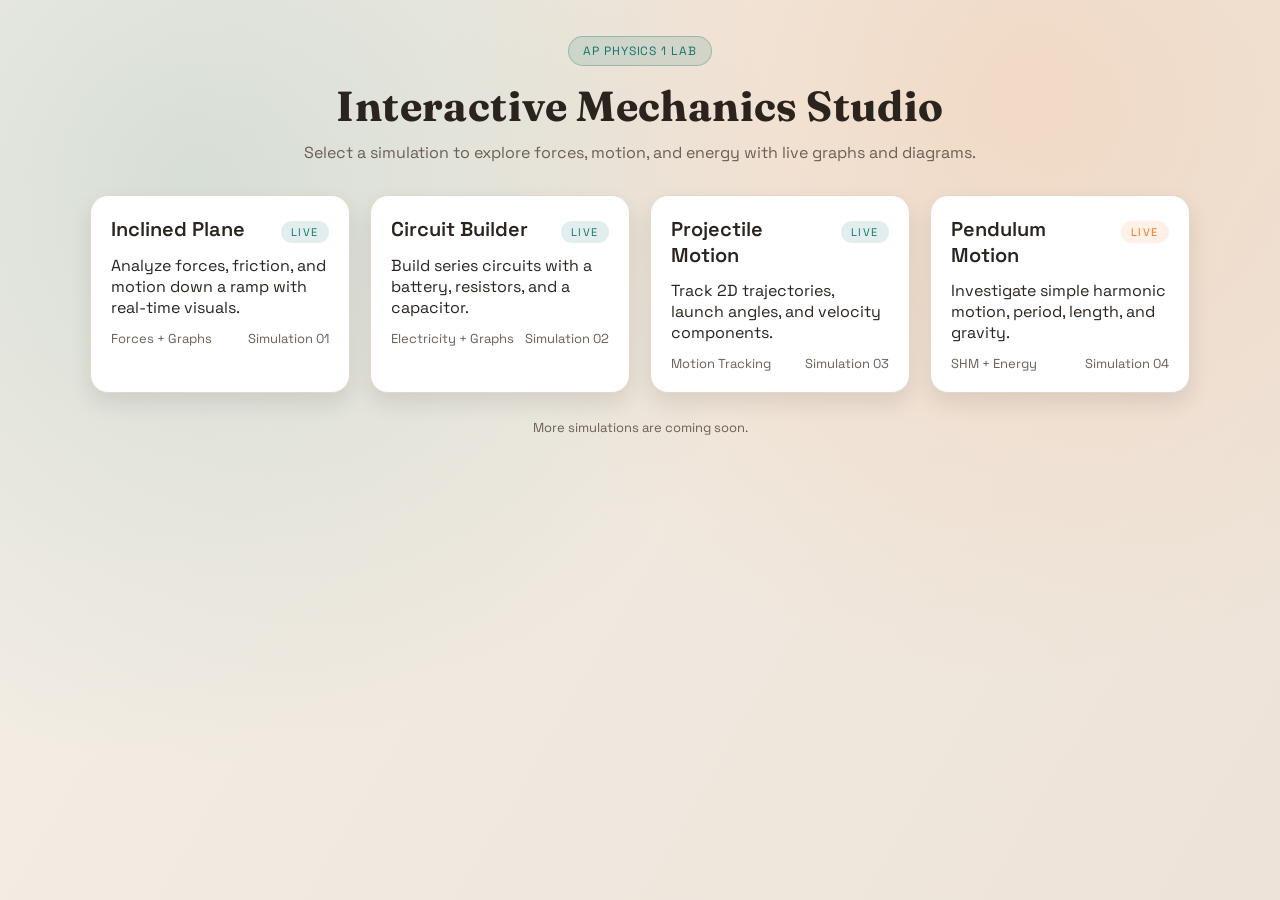
<file: index.html>
<!DOCTYPE html>
<html lang="en">
<head>
    <meta charset="UTF-8">
    <meta name="viewport" content="width=device-width, initial-scale=1.0">
    <title>Physics Sim Lab</title>
    <link rel="preconnect" href="https://fonts.googleapis.com">
    <link rel="preconnect" href="https://fonts.gstatic.com" crossorigin>
    <link href="https://fonts.googleapis.com/css2?family=Fraunces:wght@600;700&family=Space+Grotesk:wght@400;500;600&display=swap" rel="stylesheet">
    <link rel="stylesheet" href="menu.css">
</head>
<body>
    <header class="menu-hero">
        <span class="menu-hero__badge">AP Physics 1 Lab</span>
        <h1>Interactive Mechanics Studio</h1>
        <p>Select a simulation to explore forces, motion, and energy with live graphs and diagrams.</p>
    </header>

    <main class="menu-grid">
        <a class="menu-card" href="inclined-plane.html">
            <div class="menu-card__header">
                <h2>Inclined Plane</h2>
                <span class="menu-card__tag">Live</span>
            </div>
            <p>Analyze forces, friction, and motion down a ramp with real-time visuals.</p>
            <div class="menu-card__meta">
                <span>Forces + Graphs</span>
                <span>Simulation 01</span>
            </div>
        </a>

        <a class="menu-card" href="circuit-builder.html">
            <div class="menu-card__header">
                <h2>Circuit Builder</h2>
                <span class="menu-card__tag">Live</span>
            </div>
            <p>Build series circuits with a battery, resistors, and a capacitor.</p>
            <div class="menu-card__meta">
                <span>Electricity + Graphs</span>
                <span>Simulation 02</span>
            </div>
        </a>

        <a class="menu-card" href="2d-motion.html">
            <div class="menu-card__header">
                <h2>Projectile Motion</h2>
                <span class="menu-card__tag">Live</span>
            </div>
            <p>Track 2D trajectories, launch angles, and velocity components.</p>
            <div class="menu-card__meta">
                <span>Motion Tracking</span>
                <span>Simulation 03</span>
            </div>
        </a>

        <a class="menu-card" href="pendulum.html">
            <div class="menu-card__header">
                <h2>Pendulum Motion</h2>
                <span class="menu-card__tag">Live</span>
            </div>
            <p>Investigate simple harmonic motion, period, length, and gravity.</p>
            <div class="menu-card__meta">
                <span>SHM + Energy</span>
                <span>Simulation 04</span>
            </div>
        </a>
    </main>

    <footer class="menu-footer">More simulations are coming soon.</footer>
</body>
</html>
</file>
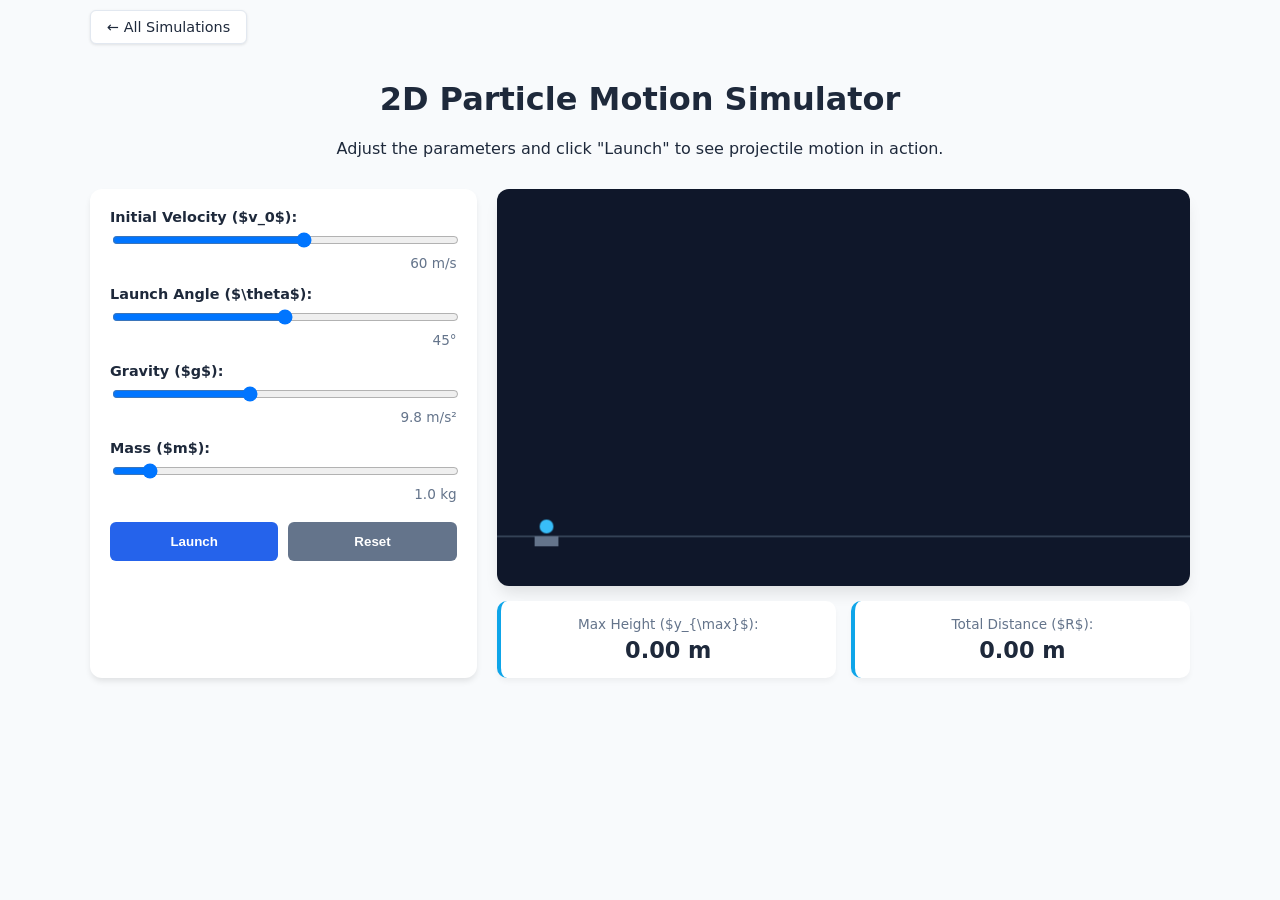
<file: 2d-motion.html>
<!DOCTYPE html>
<html lang="en">
<head>
    <meta charset="UTF-8">
    <meta name="viewport" content="width=device-width, initial-scale=1.0">
    <title>2D Particle Motion Demonstration</title>
    <link rel="stylesheet" href="2d-motion.css">
</head>
<body>

    <div class="nav-header">
        <a href="index.html" class="nav-btn">← All Simulations</a>
    </div>

    <h1>2D Particle Motion Simulator</h1>
    <p>Adjust the parameters and click "Launch" to see projectile motion in action.</p>

    <div class="container">
        <div class="controls">
            <div class="control-group">
                <label for="velocity">Initial Velocity ($v_0$):</label>
                <input type="range" id="velocity" min="10" max="100" value="60">
                <div class="value-display" id="v-val">60 m/s</div>
            </div>

            <div class="control-group">
                <label for="angle">Launch Angle ($\theta$):</label>
                <input type="range" id="angle" min="0" max="90" value="45">
                <div class="value-display" id="angle-val">45°</div>
            </div>

            <div class="control-group">
                <label for="gravity">Gravity ($g$):</label>
                <input type="range" id="gravity" min="0" max="25" step="0.1" value="9.8">
                <div class="value-display" id="g-val">9.8 m/s²</div>
            </div>

            <div class="control-group">
                <label for="mass">Mass ($m$):</label>
                <input type="range" id="mass" min="0.1" max="10" step="0.1" value="1.0">
                <div class="value-display" id="mass-val">1.0 kg</div>
            </div>

            <div class="button-group">
                <button id="launchBtn">Launch</button>
                <button id="resetBtn" class="secondary-btn">Reset</button>
            </div>
        </div>

        <div class="sim-space">
            <canvas id="simCanvas" width="700" height="400"></canvas>
            
            <div class="metrics-panel">
                <div class="metric-box">
                    <span class="metric-label">Max Height ($y_{\max}$):</span>
                    <span id="maxHeightVal" class="metric-num">0.00 m</span>
                </div>
                <div class="metric-box">
                    <span class="metric-label">Total Distance ($R$):</span>
                    <span id="distanceVal" class="metric-num">0.00 m</span>
                </div>
            </div>
        </div>
    </div>

    <script src="2d-motion.js"></script>
</body>
</html>
</file>
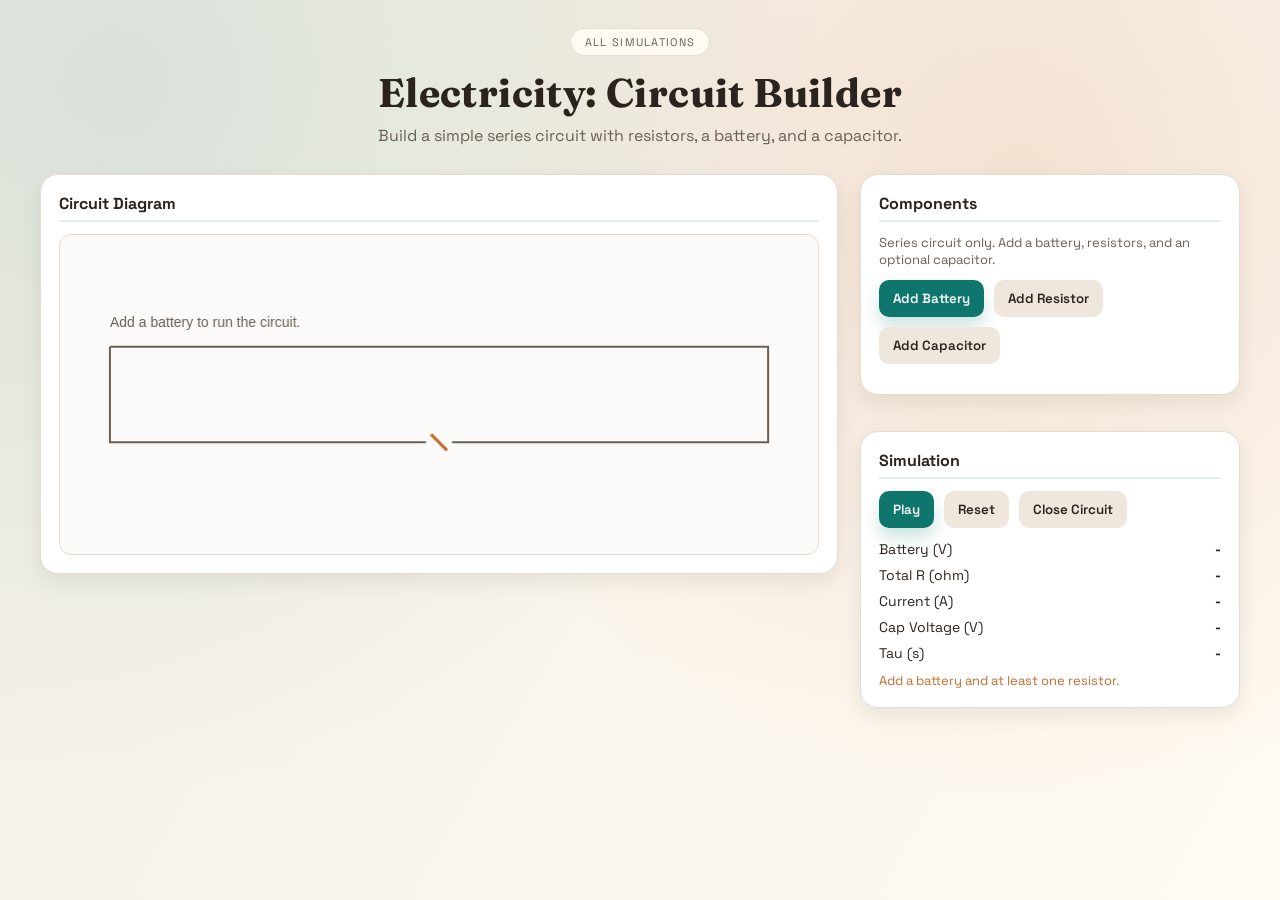
<file: circuit-builder.html>
<!DOCTYPE html>
<html lang="en">
<head>
    <meta charset="UTF-8">
    <meta name="viewport" content="width=device-width, initial-scale=1.0">
    <title>Physics Sim Lab: Circuit Builder</title>
    <link rel="preconnect" href="https://fonts.googleapis.com">
    <link rel="preconnect" href="https://fonts.gstatic.com" crossorigin>
    <link href="https://fonts.googleapis.com/css2?family=Fraunces:wght@600;700&family=Space+Grotesk:wght@400;500;600&display=swap" rel="stylesheet">
    <link rel="stylesheet" href="circuit-builder.css">
</head>
<body>
    <header class="app-header">
        <a class="menu-link" href="index.html">All simulations</a>
        <h1>Electricity: Circuit Builder</h1>
        <p>Build a simple series circuit with resistors, a battery, and a capacitor.</p>
    </header>

    <main class="app-shell">
        <section class="visuals-panel">
            <div class="panel">
                <h2>Circuit Diagram</h2>
                <canvas id="circuitCanvas" width="620" height="260"></canvas>
            </div>
        </section>

        <section class="controls-panel">
            <div class="panel">
                <h2>Components</h2>
                <p class="muted">Series circuit only. Add a battery, resistors, and an optional capacitor.</p>
                <div class="button-row">
                    <button id="addBattery" class="btn primary">Add Battery</button>
                    <button id="addResistor" class="btn secondary">Add Resistor</button>
                    <button id="addCapacitor" class="btn secondary">Add Capacitor</button>
                </div>
                <div id="componentList" class="component-list"></div>
            </div>

            <div class="panel">
                <h2>Simulation</h2>
                <div class="button-row">
                    <button id="playPauseBtn" class="btn primary">Play</button>
                    <button id="resetBtn" class="btn secondary">Reset</button>
                    <button id="toggleSwitchBtn" class="btn secondary">Close Circuit</button>
                </div>
                <div class="readout">
                    <div class="readout-row"><span>Battery (V)</span><strong id="readoutV">-</strong></div>
                    <div class="readout-row"><span>Total R (ohm)</span><strong id="readoutR">-</strong></div>
                    <div class="readout-row"><span>Current (A)</span><strong id="readoutI">-</strong></div>
                    <div class="readout-row"><span>Cap Voltage (V)</span><strong id="readoutVc">-</strong></div>
                    <div class="readout-row"><span>Tau (s)</span><strong id="readoutTau">-</strong></div>
                </div>
                <p id="statusText" class="status">Add a battery and at least one resistor.</p>
            </div>
        </section>
    </main>

    <script src="circuit-builder.js"></script>
</body>
</html>
</file>
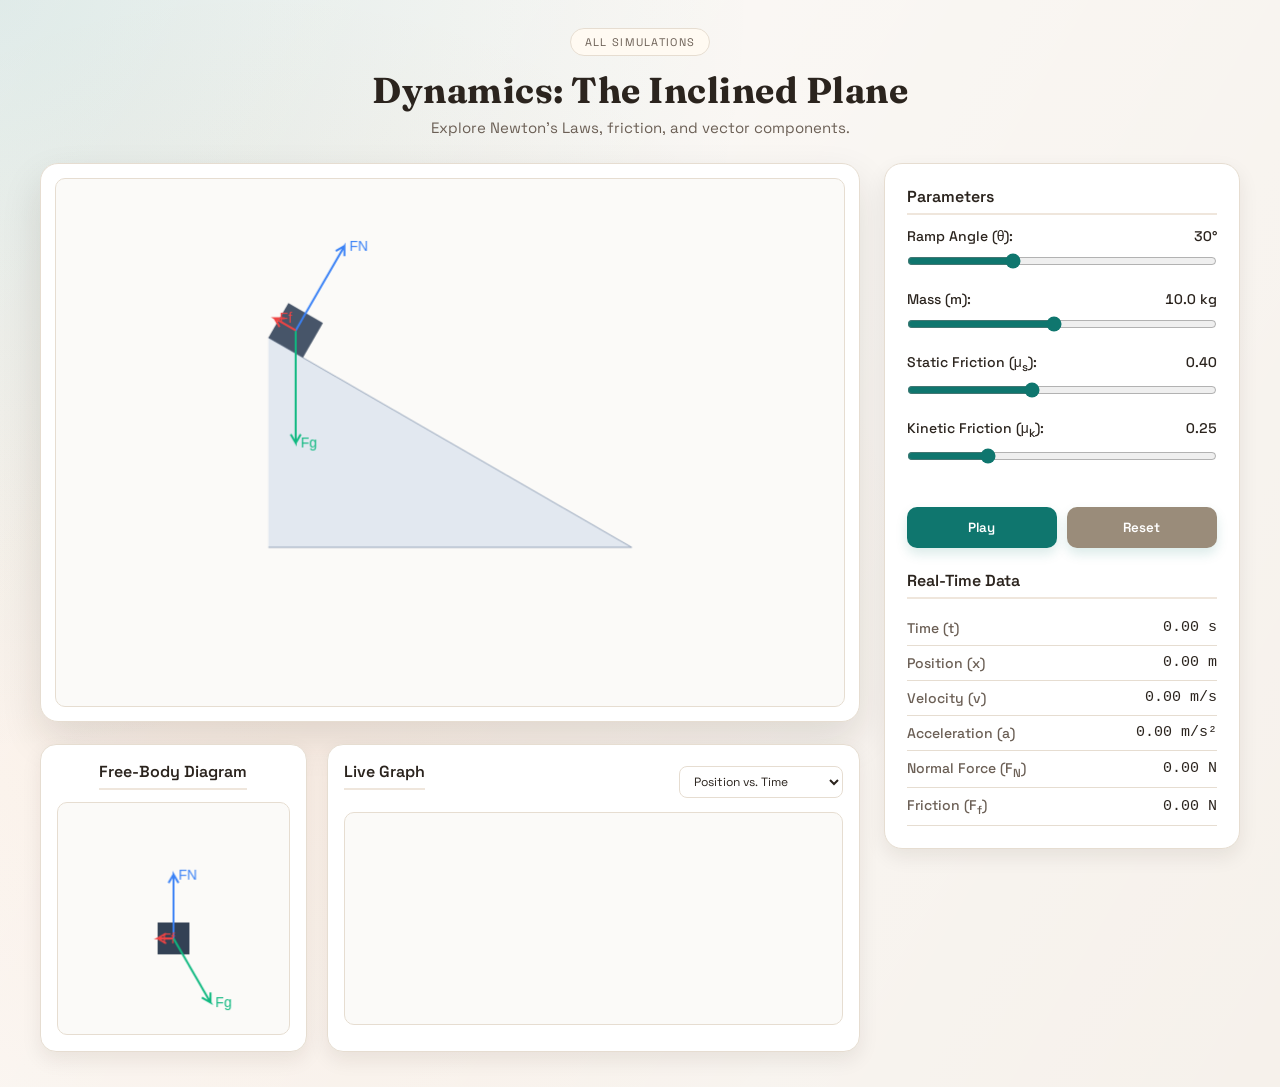
<file: inclined-plane.html>
<!DOCTYPE html>
<html lang="en">
<head>
    <meta charset="UTF-8">
    <meta name="viewport" content="width=device-width, initial-scale=1.0">
    <title>AP Physics 1: The Inclined Plane</title>
    <link rel="preconnect" href="https://fonts.googleapis.com">
    <link rel="preconnect" href="https://fonts.gstatic.com" crossorigin>
    <link href="https://fonts.googleapis.com/css2?family=Fraunces:wght@600;700&family=Space+Grotesk:wght@400;500;600&display=swap" rel="stylesheet">
    <link rel="stylesheet" href="inclined-plane.css">
</head>
<body>
    <header class="app-header panel-animate delay-1">
        <a class="menu-link" href="index.html">All simulations</a>
        <h1>Dynamics: The Inclined Plane</h1>
        <p>Explore Newton's Laws, friction, and vector components.</p>
    </header>

    <main class="app-container">
        <section class="visuals-panel">
            <div class="canvas-container panel-animate delay-1">
                <canvas id="simCanvas" width="600" height="400"></canvas>
            </div>
            
            <div class="bottom-visuals">
                <div class="fbd-container panel-animate delay-2">
                    <h3>Free-Body Diagram</h3>
                    <canvas id="fbdCanvas" width="200" height="200"></canvas>
                </div>
                <div class="graph-container panel-animate delay-3">
                    <div class="graph-header">
                        <h3>Live Graph</h3>
                        <select id="graphSelect">
                            <option value="position">Position vs. Time</option>
                            <option value="velocity">Velocity vs. Time</option>
                            <option value="acceleration">Acceleration vs. Time</option>
                        </select>
                    </div>
                    <canvas id="graphCanvas" width="380" height="160"></canvas>
                </div>
            </div>
        </section>

        <section class="controls-panel panel-animate delay-2">
            <div class="control-group">
                <h3>Parameters</h3>
                
                <div class="slider-container">
                    <label for="angle">
                        <span class="label-text">Ramp Angle (&theta;):</span>
                        <span id="angleVal" class="label-value">30</span>
                    </label>
                    <input type="range" id="angle" min="0" max="90" step="1" value="30">
                </div>

                <div class="slider-container">
                    <label for="mass">
                        <span class="label-text">Mass (m):</span>
                        <span id="massVal" class="label-value">10.0</span>
                    </label>
                    <input type="range" id="mass" min="1" max="20" step="0.1" value="10">
                </div>

                <div class="slider-container">
                    <label for="mus">
                        <span class="label-text">Static Friction (&mu;<sub>s</sub>):</span>
                        <span id="musVal" class="label-value">0.40</span>
                    </label>
                    <input type="range" id="mus" min="0" max="1" step="0.01" value="0.4">
                </div>

                <div class="slider-container">
                    <label for="muk">
                        <span class="label-text">Kinetic Friction (&mu;<sub>k</sub>):</span>
                        <span id="mukVal" class="label-value">0.25</span>
                    </label>
                    <input type="range" id="muk" min="0" max="1" step="0.01" value="0.25">
                </div>
            </div>

            <div class="button-group">
                <button id="playPauseBtn" class="btn primary">Play</button>
                <button id="resetBtn" class="btn secondary">Reset</button>
            </div>

            <div class="data-readout">
                <h3>Real-Time Data</h3>
                <table class="data-table">
                    <tr><th>Time (t)</th><td id="data-t">0.00 s</td></tr>
                    <tr><th>Position (x)</th><td id="data-x">0.00 m</td></tr>
                    <tr><th>Velocity (v)</th><td id="data-v">0.00 m/s</td></tr>
                    <tr><th>Acceleration (a)</th><td id="data-a">0.00 m/s&sup2;</td></tr>
                    <tr><th>Normal Force (F<sub>N</sub>)</th><td id="data-fn">0.00 N</td></tr>
                    <tr><th>Friction (F<sub>f</sub>)</th><td id="data-ff">0.00 N</td></tr>
                </table>
            </div>
        </section>
    </main>

    <script src="inclined-plane.js"></script>
</body>
</html>
</file>
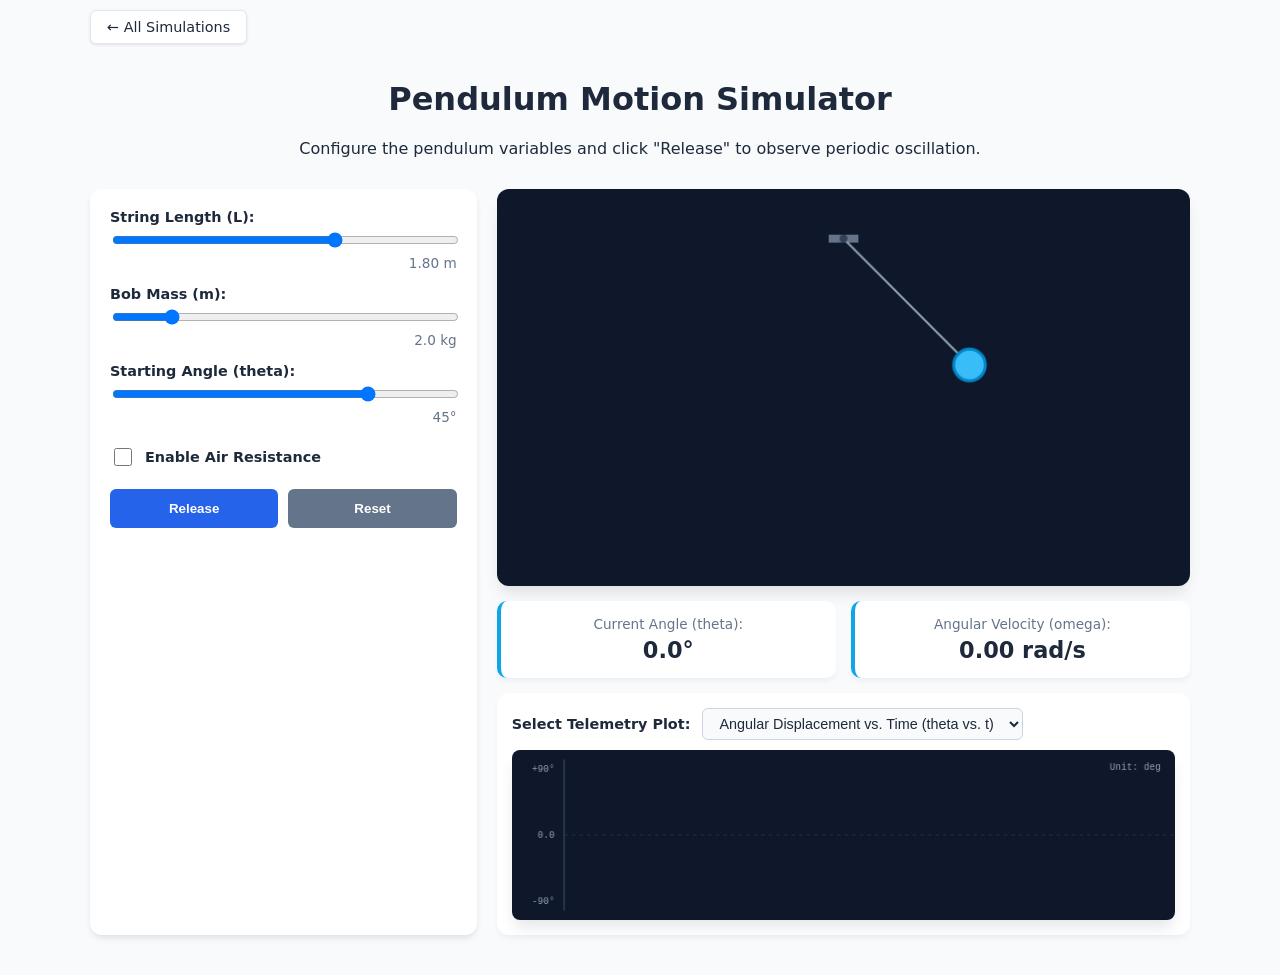
<file: pendulum.html>
<!DOCTYPE html>
<html lang="en">
<head>
    <meta charset="UTF-8">
    <meta name="viewport" content="width=device-width, initial-scale=1.0">
    <title>Pendulum Motion Simulator</title>
    <link rel="stylesheet" href="pendulum.css">
</head>
<body>

    <div class="nav-header">
        <a href="index.html" class="nav-btn">← All Simulations</a>
    </div>

    <h1>Pendulum Motion Simulator</h1>
    <p>Configure the pendulum variables and click "Release" to observe periodic oscillation.</p>

    <div class="container">
        <div class="controls">
            <div class="control-group">
                <label for="length">String Length (L):</label>
                <input type="range" id="length" min="50" max="250" value="180">
                <div class="value-display" id="length-val">1.80 m</div>
            </div>

            <div class="control-group">
                <label for="mass">Bob Mass (m):</label>
                <input type="range" id="mass" min="0.5" max="10" step="0.1" value="2.0">
                <div class="value-display" id="mass-val">2.0 kg</div>
            </div>

            <div class="control-group">
                <label for="angle">Starting Angle (theta):</label>
                <input type="range" id="angle" min="-90" max="90" value="45">
                <div class="value-display" id="angle-val">45°</div>
            </div>

            <div class="control-group checkbox-group">
                <input type="checkbox" id="dragToggle">
                <label for="dragToggle">Enable Air Resistance</label>
            </div>

            <div class="button-group">
                <button id="launchBtn">Release</button>
                <button id="pauseBtn" class="secondary-btn" style="display: none;">Pause</button>
                <button id="resetBtn" class="secondary-btn">Reset</button>
            </div>
        </div>

        <div class="sim-space">
            <canvas id="simCanvas" width="700" height="400"></canvas>
            
            <div class="metrics-panel">
                <div class="metric-box">
                    <span class="metric-label">Current Angle (theta):</span>
                    <span id="currentAngleVal" class="metric-num">0.0°</span>
                </div>
                <div class="metric-box">
                    <span class="metric-label">Angular Velocity (omega):</span>
                    <span id="angVelVal" class="metric-num">0.00 rad/s</span>
                </div>
            </div>

            <div class="graph-container">
                <div class="graph-controls">
                    <label for="graphType">Select Telemetry Plot:</label>
                    <select id="graphType">
                        <option value="displacement">Angular Displacement vs. Time (theta vs. t)</option>
                        <option value="velocity">Angular Velocity vs. Time (omega vs. t)</option>
                        <option value="acceleration">Angular Acceleration vs. Time (alpha vs. t)</option>
                    </select>
                </div>
                <canvas id="graphCanvas" width="700" height="180"></canvas>
            </div>
        </div>
    </div>

    <script src="pendulum.js"></script>
</body>
</html>
</file>
<file: menu.css>
:root {
    --bg: #f4efe7;
    --bg-accent: #ede3d8;
    --card: #ffffff;
    --card-border: #e3d7c9;
    --text: #2b241e;
    --muted: #6b5f55;
    --accent: #0f766e;
    --accent-2: #f97316;
    --shadow: 0 20px 45px rgba(34, 24, 16, 0.14);
    --shadow-soft: 0 10px 22px rgba(34, 24, 16, 0.1);
    --font-body: "Space Grotesk", -apple-system, BlinkMacSystemFont, "Segoe UI", sans-serif;
    --font-display: "Fraunces", "Times New Roman", serif;
}

* {
    box-sizing: border-box;
    margin: 0;
    padding: 0;
    font-family: var(--font-body);
}

body {
    background: radial-gradient(circle at 15% 20%, rgba(15, 118, 110, 0.12), transparent 45%),
        radial-gradient(circle at 80% 10%, rgba(249, 115, 22, 0.12), transparent 45%),
        linear-gradient(120deg, var(--bg), var(--bg-accent));
    color: var(--text);
    min-height: 100vh;
    padding: 36px 20px 48px;
    display: flex;
    flex-direction: column;
    align-items: center;
}

.menu-hero {
    text-align: center;
    max-width: 720px;
    margin-bottom: 32px;
}

.menu-hero__badge {
    display: inline-flex;
    align-items: center;
    gap: 8px;
    background: rgba(15, 118, 110, 0.12);
    color: var(--accent);
    border: 1px solid rgba(15, 118, 110, 0.3);
    border-radius: 999px;
    padding: 6px 14px;
    font-size: 12px;
    letter-spacing: 0.08em;
    text-transform: uppercase;
    margin-bottom: 14px;
}

.menu-hero h1 {
    font-family: var(--font-display);
    font-size: clamp(30px, 4vw, 42px);
    font-weight: 700;
    letter-spacing: 0.4px;
}

.menu-hero p {
    margin-top: 10px;
    color: var(--muted);
    font-size: 16px;
}

.menu-grid {
    width: 100%;
    max-width: 1100px;
    display: grid;
    grid-template-columns: repeat(auto-fit, minmax(260px, 1fr));
    gap: 20px;
}

.menu-card {
    background: var(--card);
    border: 1px solid var(--card-border);
    border-radius: 18px;
    padding: 20px;
    box-shadow: var(--shadow-soft);
    text-decoration: none;
    color: inherit;
    display: flex;
    flex-direction: column;
    gap: 12px;
    transition: transform 0.2s ease, box-shadow 0.2s ease, border-color 0.2s ease;
}

.menu-card:hover {
    transform: translateY(-2px);
    box-shadow: var(--shadow);
    border-color: rgba(15, 118, 110, 0.35);
}

.menu-card__header {
    display: flex;
    align-items: baseline;
    justify-content: space-between;
    gap: 12px;
}

.menu-card__header h2 {
    font-size: 20px;
    font-weight: 600;
}

.menu-card__tag {
    font-size: 11px;
    text-transform: uppercase;
    letter-spacing: 0.14em;
    color: var(--accent);
    background: rgba(15, 118, 110, 0.12);
    padding: 4px 10px;
    border-radius: 999px;
}

.menu-card__meta {
    font-size: 13px;
    color: var(--muted);
    display: flex;
    justify-content: space-between;
}

.menu-card.is-disabled {
    opacity: 0.6;
    pointer-events: none;
}

.menu-card.is-disabled .menu-card__tag {
    color: var(--accent-2);
    background: rgba(249, 115, 22, 0.12);
}

/* ==========================================================================
   New Styles: Accent variations for the Pendulum card (Simulation 04)
   ========================================================================== */

/* Gives Simulation 04 an alternate border color on hover using your orange accent */
.menu-grid a:nth-child(4):hover {
    border-color: rgba(249, 115, 22, 0.4);
}

/* Switches the "Live" badge color to orange to balance the grid visuals */
.menu-grid a:nth-child(4) .menu-card__tag {
    color: var(--accent-2);
    background: rgba(249, 115, 22, 0.1);
}

.menu-footer {
    margin-top: 26px;
    color: var(--muted);
    font-size: 13px;
}

@media (max-width: 640px) {
    body {
        padding: 24px 16px 36px;
    }

    .menu-hero p {
        font-size: 15px;
    }
}
</file>
<file: 2d-motion.css>
:root {
    --primary: #2563eb;
    --secondary: #64748b;
    --background: #f8fafc;
    --surface: #ffffff;
    --text: #1e293b;
    --accent: #0ea5e9;
}

body {
    font-family: system-ui, -apple-system, BlinkMacSystemFont, 'Segoe UI', Roboto, sans-serif;
    background-color: var(--background);
    color: var(--text);
    margin: 0;
    padding: 10px 20px 40px 20px;
    display: flex;
    flex-direction: column;
    align-items: center;
}

/* Navigation Header Styles */
.nav-header {
    width: 100%;
    max-width: 1100px;
    display: flex;
    justify-content: flex-start;
    margin-bottom: 15px;
}

.nav-btn {
    background-color: var(--surface);
    color: var(--text);
    text-decoration: none;
    padding: 8px 16px;
    border-radius: 6px;
    font-weight: 500;
    font-size: 0.9rem;
    box-shadow: 0 1px 3px rgba(0,0,0,0.1);
    border: 1px solid #e2e8f0;
    transition: all 0.2s;
}

.nav-btn:hover {
    background-color: #f1f5f9;
    border-color: #cbd5e1;
}

h1 {
    margin-bottom: 5px;
}

.container {
    display: flex;
    flex-wrap: wrap;
    gap: 20px;
    justify-content: center;
    max-width: 1100px;
    width: 100%;
    margin-top: 15px;
}

.controls {
    background: var(--surface);
    padding: 20px;
    border-radius: 12px;
    box-shadow: 0 4px 6px -1px rgba(0, 0, 0, 0.1);
    flex: 1;
    min-width: 280px;
    display: flex;
    flex-direction: column;
    gap: 15px;
}

.control-group {
    display: flex;
    flex-direction: column;
    gap: 5px;
}

label {
    font-weight: 600;
    font-size: 0.9rem;
}

input[type="range"] {
    width: 100%;
}

.value-display {
    font-size: 0.85rem;
    color: #64748b;
    text-align: right;
}

.button-group {
    display: flex;
    gap: 10px;
    margin-top: 5px;
}

button {
    flex: 1;
    background-color: var(--primary);
    color: white;
    border: none;
    padding: 12px 15px;
    border-radius: 6px;
    font-weight: 600;
    cursor: pointer;
    transition: background 0.2s;
}

button:hover {
    background-color: #1d4ed8;
}

button.secondary-btn {
    background-color: var(--secondary);
}

button.secondary-btn:hover {
    background-color: #475569;
}

.sim-space {
    display: flex;
    flex-direction: column;
    align-items: center;
    gap: 15px;
    flex: 2;
}

canvas {
    background: #0f172a;
    border-radius: 12px;
    box-shadow: 0 10px 15px -3px rgba(0, 0, 0, 0.1);
    max-width: 100%;
}

.metrics-panel {
    display: flex;
    width: 100%;
    gap: 15px;
}

.metric-box {
    flex: 1;
    background: var(--surface);
    padding: 15px;
    border-radius: 10px;
    box-shadow: 0 4px 6px -1px rgba(0, 0, 0, 0.05);
    display: flex;
    flex-direction: column;
    align-items: center;
    gap: 5px;
    border-left: 4px solid var(--accent);
}

.metric-label {
    font-size: 0.85rem;
    color: #64748b;
    font-weight: 500;
}

.metric-num {
    font-size: 1.4rem;
    font-weight: 700;
    color: var(--text);
}
</file>
<file: circuit-builder.css>
:root {
    --bg: #f4efe6;
    --panel: #ffffff;
    --panel-border: #e6ddd1;
    --text: #2b241e;
    --muted: #6b5f55;
    --accent: #0f766e;
    --accent-2: #c46b2e;
    --shadow: 0 18px 40px rgba(34, 24, 16, 0.12);
    --shadow-soft: 0 8px 20px rgba(34, 24, 16, 0.08);
    --font-body: "Space Grotesk", -apple-system, BlinkMacSystemFont, "Segoe UI", sans-serif;
    --font-display: "Fraunces", "Times New Roman", serif;
}

* {
    box-sizing: border-box;
    margin: 0;
    padding: 0;
    font-family: var(--font-body);
}

body {
    background: radial-gradient(circle at 10% 10%, rgba(15, 118, 110, 0.12), transparent 50%),
        radial-gradient(circle at 80% 20%, rgba(196, 107, 46, 0.14), transparent 50%),
        linear-gradient(120deg, var(--bg), #fffaf2);
    color: var(--text);
    min-height: 100vh;
    padding: 28px 20px 40px;
}

.app-header {
    text-align: center;
    margin-bottom: 28px;
}

.menu-link {
    display: inline-flex;
    align-items: center;
    justify-content: center;
    gap: 6px;
    margin-bottom: 12px;
    padding: 6px 14px;
    border-radius: 999px;
    border: 1px solid var(--panel-border);
    background: #fffaf2;
    color: var(--muted);
    text-decoration: none;
    font-size: 11px;
    text-transform: uppercase;
    letter-spacing: 0.12em;
}

.menu-link:hover {
    color: var(--text);
    border-color: var(--accent);
}

.app-header h1 {
    font-family: var(--font-display);
    font-size: clamp(28px, 3.4vw, 40px);
    letter-spacing: 0.4px;
}

.app-header p {
    color: var(--muted);
    margin-top: 8px;
}

.app-shell {
    max-width: 1200px;
    margin: 0 auto;
    display: grid;
    grid-template-columns: minmax(0, 2.1fr) minmax(280px, 1fr);
    gap: 22px;
}

.panel {
    background: var(--panel);
    border: 1px solid var(--panel-border);
    border-radius: 18px;
    padding: 18px;
    box-shadow: var(--shadow-soft);
}

.panel + .panel {
    margin-top: 18px;
}

.panel h2 {
    font-size: 16px;
    margin-bottom: 12px;
    border-bottom: 2px solid rgba(15, 118, 110, 0.12);
    padding-bottom: 6px;
}

.panel-header {
    display: flex;
    justify-content: space-between;
    align-items: center;
    gap: 12px;
    margin-bottom: 8px;
}

canvas {
    width: 100%;
    height: auto;
    border-radius: 12px;
    border: 1px solid var(--panel-border);
    background: #fbfaf8;
    display: block;
}

.controls-panel {
    display: flex;
    flex-direction: column;
    gap: 18px;
}

.button-row {
    display: flex;
    gap: 10px;
    flex-wrap: wrap;
    margin-bottom: 12px;
}

.btn {
    padding: 10px 14px;
    border-radius: 10px;
    border: none;
    font-weight: 600;
    cursor: pointer;
    transition: transform 0.2s ease, box-shadow 0.2s ease;
}

.btn.primary {
    background: var(--accent);
    color: #fff;
    box-shadow: 0 10px 16px rgba(15, 118, 110, 0.2);
}

.btn.secondary {
    background: #efe6dc;
    color: var(--text);
}

.btn:hover {
    transform: translateY(-1px);
}

.component-list {
    display: flex;
    flex-direction: column;
    gap: 10px;
}

.component-item {
    border: 1px solid var(--panel-border);
    border-radius: 12px;
    padding: 10px 12px;
    display: grid;
    grid-template-columns: 1fr auto;
    gap: 10px;
    align-items: center;
}

.component-main {
    display: flex;
    flex-direction: column;
    gap: 6px;
}

.component-title {
    font-weight: 600;
}

.component-input {
    display: flex;
    gap: 8px;
    align-items: center;
}

.component-input input {
    width: 120px;
    padding: 6px 8px;
    border-radius: 8px;
    border: 1px solid var(--panel-border);
}

.component-actions {
    display: flex;
    gap: 6px;
}

.icon-btn {
    border: 1px solid var(--panel-border);
    background: #fff;
    border-radius: 8px;
    padding: 6px 8px;
    cursor: pointer;
    font-size: 12px;
}

.readout {
    display: flex;
    flex-direction: column;
    gap: 8px;
    margin-top: 6px;
}

.readout-row {
    display: flex;
    justify-content: space-between;
    font-size: 14px;
}

.muted {
    color: var(--muted);
    font-size: 13px;
    margin-bottom: 12px;
}

.status {
    margin-top: 10px;
    color: var(--accent-2);
    font-size: 13px;
}

select {
    padding: 6px 10px;
    border-radius: 8px;
    border: 1px solid var(--panel-border);
    background: #fff;
    font-size: 12px;
}

@media (max-width: 980px) {
    .app-shell {
        grid-template-columns: 1fr;
    }
}
</file>
<file: inclined-plane.css>
:root {
    --bg-color: #f6f1eb;
    --bg-accent: #efe6dc;
    --panel-bg: #ffffff;
    --panel-border: #e6ddd1;
    --text-main: #2b241e;
    --text-muted: #6b5f55;
    --primary: #0f766e;
    --primary-hover: #0b5f58;
    --secondary: #9a8c7a;
    --secondary-hover: #7e7161;
    --shadow: 0 18px 40px rgba(34, 24, 16, 0.12);
    --shadow-soft: 0 8px 20px rgba(34, 24, 16, 0.08);
    --font-body: "Space Grotesk", -apple-system, BlinkMacSystemFont, "Segoe UI", sans-serif;
    --font-display: "Fraunces", "Times New Roman", serif;
    
    /* Physics Vector Colors */
    --color-fg: #22c55e; /* Green */
    --color-fn: #0ea5e9; /* Blue */
    --color-ff: #f97316; /* Orange */
}

* {
    box-sizing: border-box;
    margin: 0;
    padding: 0;
    font-family: var(--font-body);
}

body {
    background-color: var(--bg-color);
    background-image:
        radial-gradient(circle at top left, rgba(15, 118, 110, 0.12), transparent 45%),
        radial-gradient(circle at 20% 60%, rgba(249, 115, 22, 0.08), transparent 55%),
        linear-gradient(120deg, rgba(255, 255, 255, 0.75), rgba(255, 255, 255, 0));
    color: var(--text-main);
    display: flex;
    flex-direction: column;
    align-items: center;
    padding: 28px 20px 36px;
    min-height: 100vh;
}

.panel-animate {
    opacity: 0;
    transform: translateY(12px);
    animation: float-in 0.6s ease forwards;
}

.delay-1 { animation-delay: 0.05s; }
.delay-2 { animation-delay: 0.15s; }
.delay-3 { animation-delay: 0.25s; }

@keyframes float-in {
    to {
        opacity: 1;
        transform: translateY(0);
    }
}

.app-header {
    text-align: center;
    margin-bottom: 26px;
    max-width: 680px;
}

.menu-link {
    display: inline-flex;
    align-items: center;
    justify-content: center;
    gap: 6px;
    margin-bottom: 12px;
    padding: 6px 14px;
    border-radius: 999px;
    border: 1px solid var(--panel-border);
    background: #fffaf2;
    color: var(--text-muted);
    text-decoration: none;
    font-size: 11px;
    text-transform: uppercase;
    letter-spacing: 0.12em;
}

.menu-link:hover {
    color: var(--text-main);
    border-color: var(--primary);
}

.app-header h1 {
    font-family: var(--font-display);
    font-size: clamp(28px, 3vw, 36px);
    font-weight: 700;
    letter-spacing: 0.5px;
}

.app-header p {
    color: var(--text-muted);
    font-size: 15px;
    margin-top: 6px;
}

.app-container {
    display: grid;
    grid-template-columns: minmax(0, 2.3fr) minmax(280px, 1fr);
    gap: 24px;
    max-width: 1200px;
    width: 100%;
    align-items: start;
}

.visuals-panel {
    display: flex;
    flex-direction: column;
    gap: 22px;
    min-width: 0;
}

.controls-panel {
    background: var(--panel-bg);
    padding: 22px;
    border-radius: 18px;
    border: 1px solid var(--panel-border);
    box-shadow: var(--shadow-soft);
    display: flex;
    flex-direction: column;
    gap: 22px;
    min-width: 280px;
}

.canvas-container {
    background: var(--panel-bg);
    border-radius: 18px;
    padding: 14px;
    border: 1px solid var(--panel-border);
    box-shadow: var(--shadow);
    display: flex;
    justify-content: center;
    width: 100%;
    overflow: hidden;
    min-width: 0;
}

canvas {
    background: #fbfaf8;
    border: 1px solid var(--panel-border);
    border-radius: 10px;
    display: block;
    max-width: 100%;
}

.bottom-visuals {
    display: grid;
    grid-template-columns: minmax(220px, 1fr) minmax(320px, 2fr);
    gap: 20px;
    width: 100%;
}

.fbd-container, .graph-container {
    background: var(--panel-bg);
    padding: 16px;
    border-radius: 16px;
    border: 1px solid var(--panel-border);
    box-shadow: var(--shadow-soft);
    overflow: hidden;
}

.fbd-container {
    display: flex;
    flex-direction: column;
    align-items: center;
    min-width: 200px;
}

.graph-container {
    display: flex;
    flex-direction: column;
    min-width: 280px;
}

.graph-header {
    display: flex;
    justify-content: space-between;
    align-items: center;
    margin-bottom: 10px;
    gap: 12px;
}

h3 {
    font-size: 16px;
    margin-bottom: 12px;
    color: var(--text-main);
    border-bottom: 2px solid var(--bg-accent);
    padding-bottom: 6px;
    font-weight: 600;
}

.slider-container {
    margin-bottom: 16px;
}

.slider-container label {
    display: flex;
    align-items: baseline;
    gap: 10px;
    font-size: 14px;
    font-weight: 500;
    margin-bottom: 8px;
}

.label-value {
    margin-left: auto;
    font-variant-numeric: tabular-nums;
}

#angleVal::after {
    content: "\00B0";
}

#massVal::after {
    content: " kg";
}

input[type=range] {
    width: 100%;
    accent-color: var(--primary);
}

select {
    padding: 6px 10px;
    border-radius: 8px;
    border: 1px solid var(--panel-border);
    font-size: 12px;
    outline: none;
    background: #fff;
    color: var(--text-main);
}

#simCanvas,
#graphCanvas,
#fbdCanvas {
    width: 100%;
    height: auto;
}

.button-group {
    display: flex;
    gap: 10px;
}

.btn {
    flex: 1;
    padding: 12px 14px;
    border: none;
    border-radius: 10px;
    font-weight: 600;
    cursor: pointer;
    transition: background 0.2s, transform 0.2s, box-shadow 0.2s;
    box-shadow: 0 6px 12px rgba(15, 118, 110, 0.15);
}

.btn.primary {
    background: var(--primary);
    color: white;
}

.btn.primary:hover {
    background: var(--primary-hover);
    transform: translateY(-1px);
}

.btn.secondary {
    background: var(--secondary);
    color: white;
}

.btn.secondary:hover {
    background: var(--secondary-hover);
    transform: translateY(-1px);
}

.data-table {
    width: 100%;
    border-collapse: collapse;
    font-size: 14px;
}

.data-table th, .data-table td {
    padding: 8px 0;
    border-bottom: 1px solid var(--panel-border);
}

.data-table th {
    text-align: left;
    color: var(--text-muted);
    font-weight: 500;
}

.data-table td {
    text-align: right;
    font-family: "SF Mono", "Fira Code", monospace;
    font-size: 15px;
    color: var(--text-main);
}

@media (max-width: 980px) {
    .app-container {
        grid-template-columns: 1fr;
    }

    .bottom-visuals {
        grid-template-columns: 1fr;
    }
}

@media (max-width: 640px) {
    body {
        padding: 20px 14px 28px;
    }

    .controls-panel {
        min-width: 0;
    }
}
</file>
<file: pendulum.css>
:root {
    --primary: #2563eb;
    --secondary: #64748b;
    --background: #f8fafc;
    --surface: #ffffff;
    --text: #1e293b;
    --accent: #0ea5e9;
}

body {
    font-family: system-ui, -apple-system, BlinkMacSystemFont, 'Segoe UI', Roboto, sans-serif;
    background-color: var(--background);
    color: var(--text);
    margin: 0;
    padding: 10px 20px 40px 20px;
    display: flex;
    flex-direction: column;
    align-items: center;
}

/* Navigation Header Styles */
.nav-header {
    width: 100%;
    max-width: 1100px;
    display: flex;
    justify-content: flex-start;
    margin-bottom: 15px;
}

.nav-btn {
    background-color: var(--surface);
    color: var(--text);
    text-decoration: none;
    padding: 8px 16px;
    border-radius: 6px;
    font-weight: 500;
    font-size: 0.9rem;
    box-shadow: 0 1px 3px rgba(0,0,0,0.1);
    border: 1px solid #e2e8f0;
    transition: all 0.2s;
}

.nav-btn:hover {
    background-color: #f1f5f9;
    border-color: #cbd5e1;
}

h1 {
    margin-bottom: 5px;
}

.container {
    display: flex;
    flex-wrap: wrap;
    gap: 20px;
    justify-content: center;
    max-width: 1100px;
    width: 100%;
    margin-top: 15px;
}

.controls {
    background: var(--surface);
    padding: 20px;
    border-radius: 12px;
    box-shadow: 0 4px 6px -1px rgba(0, 0, 0, 0.1);
    flex: 1;
    min-width: 280px;
    display: flex;
    flex-direction: column;
    gap: 15px;
}

.control-group {
    display: flex;
    flex-direction: column;
    gap: 5px;
}

.checkbox-group {
    flex-direction: row !important;
    align-items: center;
    gap: 10px;
    margin-top: 5px;
    cursor: pointer;
}

.checkbox-group input[type="checkbox"] {
    width: 18px;
    height: 18px;
    cursor: pointer;
}

.checkbox-group label {
    cursor: pointer;
    user-select: none;
}

label {
    font-weight: 600;
    font-size: 0.9rem;
}

input[type="range"] {
    width: 100%;
}

/* Gray out disabled range sliders and checkboxes nicely */
input[type="range"]:disabled,
input[type="checkbox"]:disabled,
input[type="checkbox"]:disabled + label {
    opacity: 0.45;
    cursor: not-allowed;
}

.value-display {
    font-size: 0.85rem;
    color: #64748b;
    text-align: right;
}

.button-group {
    display: flex;
    gap: 10px;
    margin-top: 5px;
}

button {
    flex: 1;
    background-color: var(--primary);
    color: white;
    border: none;
    padding: 12px 15px;
    border-radius: 6px;
    font-weight: 600;
    cursor: pointer;
    transition: background 0.2s;
}

button:hover {
    background-color: #1d4ed8;
}

button.secondary-btn {
    background-color: var(--secondary);
}

button.secondary-btn:hover {
    background-color: #475569;
}

.sim-space {
    display: flex;
    flex-direction: column;
    align-items: center;
    gap: 15px;
    flex: 2;
}

canvas {
    background: #0f172a;
    border-radius: 12px;
    box-shadow: 0 10px 15px -3px rgba(0, 0, 0, 0.1);
    max-width: 100%;
}

.metrics-panel {
    display: flex;
    width: 100%;
    gap: 15px;
}

.metric-box {
    flex: 1;
    background: var(--surface);
    padding: 15px;
    border-radius: 10px;
    box-shadow: 0 4px 6px -1px rgba(0, 0, 0, 0.05);
    display: flex;
    flex-direction: column;
    align-items: center;
    gap: 5px;
    border-left: 4px solid var(--accent);
}

.metric-label {
    font-size: 0.85rem;
    color: #64748b;
    font-weight: 500;
}

.metric-num {
    font-size: 1.4rem;
    font-weight: 700;
    color: var(--text);
}

/* Graph Layout Section */
.graph-container {
    width: 100%;
    background: var(--surface);
    padding: 15px;
    border-radius: 12px;
    box-shadow: 0 4px 6px -1px rgba(0, 0, 0, 0.05);
    display: flex;
    flex-direction: column;
    gap: 10px;
    box-sizing: border-box;
}

.graph-controls {
    display: flex;
    align-items: center;
    gap: 12px;
}

.graph-controls select {
    padding: 6px 12px;
    border-radius: 6px;
    border: 1px solid #cbd5e1;
    background-color: var(--background);
    font-size: 0.9rem;
    font-weight: 500;
    color: var(--text);
    cursor: pointer;
    outline: none;
}

.graph-controls select:focus {
    border-color: var(--primary);
}

#graphCanvas {
    background: #0f172a;
    border-radius: 8px;
    width: 100%;
}
</file>
